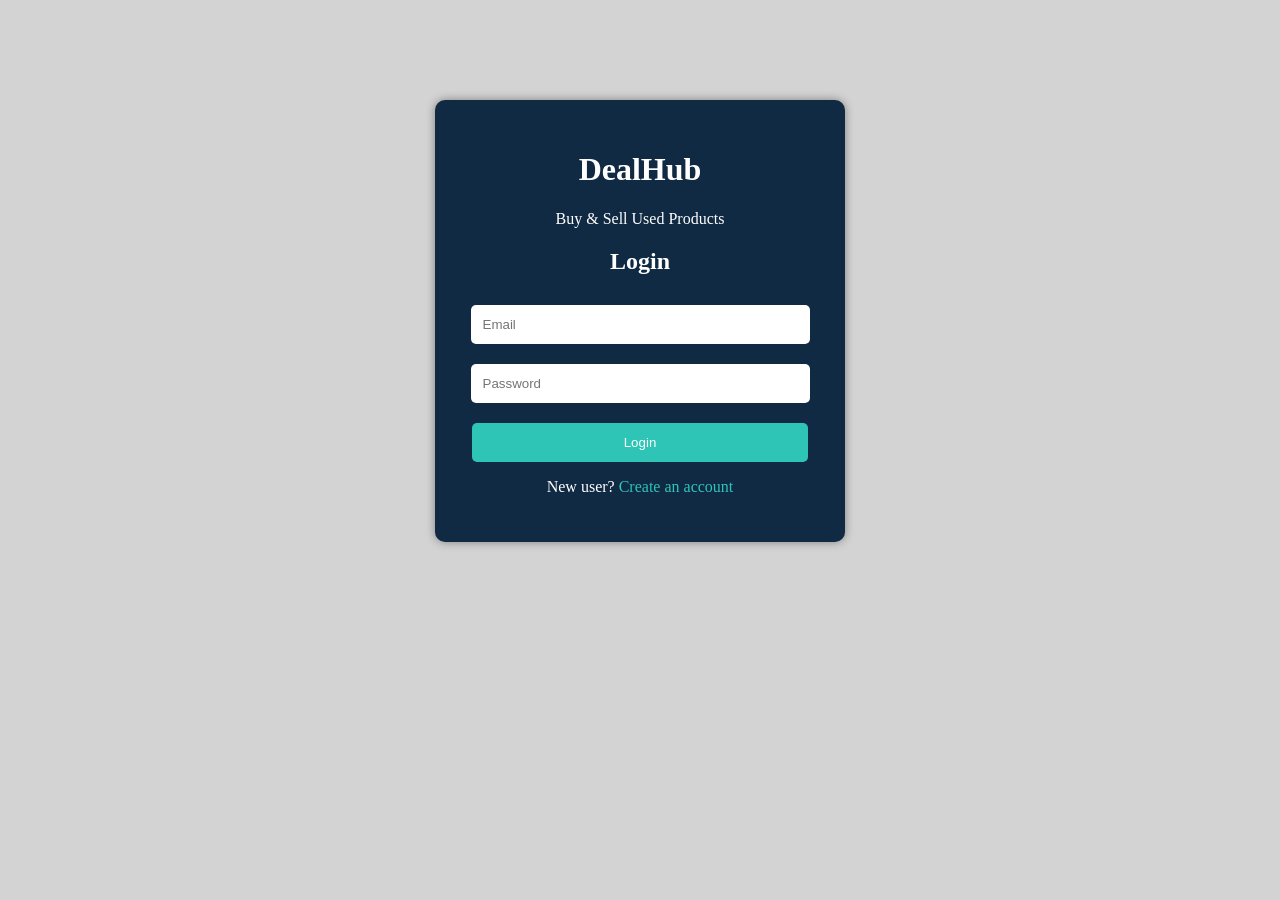
<file: index.html>
<!DOCTYPE html>
<html>
<head>
    <title>DealHub - Login</title>
    <link rel="stylesheet" href="style.css">
</head>

<body>

    <div class="login-container">
        <h1>DealHub</h1>
        <p>Buy & Sell Used Products</p>

        <h2>Login</h2>

        <input type="email" id="loginEmail" placeholder="Email">
        <input type="password" id="loginPassword" placeholder="Password">

        <button onclick="login()">Login</button>

        <p>New user?
            <a href="register.html">Create an account</a>
        </p>
    </div>

    <script src="script.js"></script>
</body>
</html>
</file>
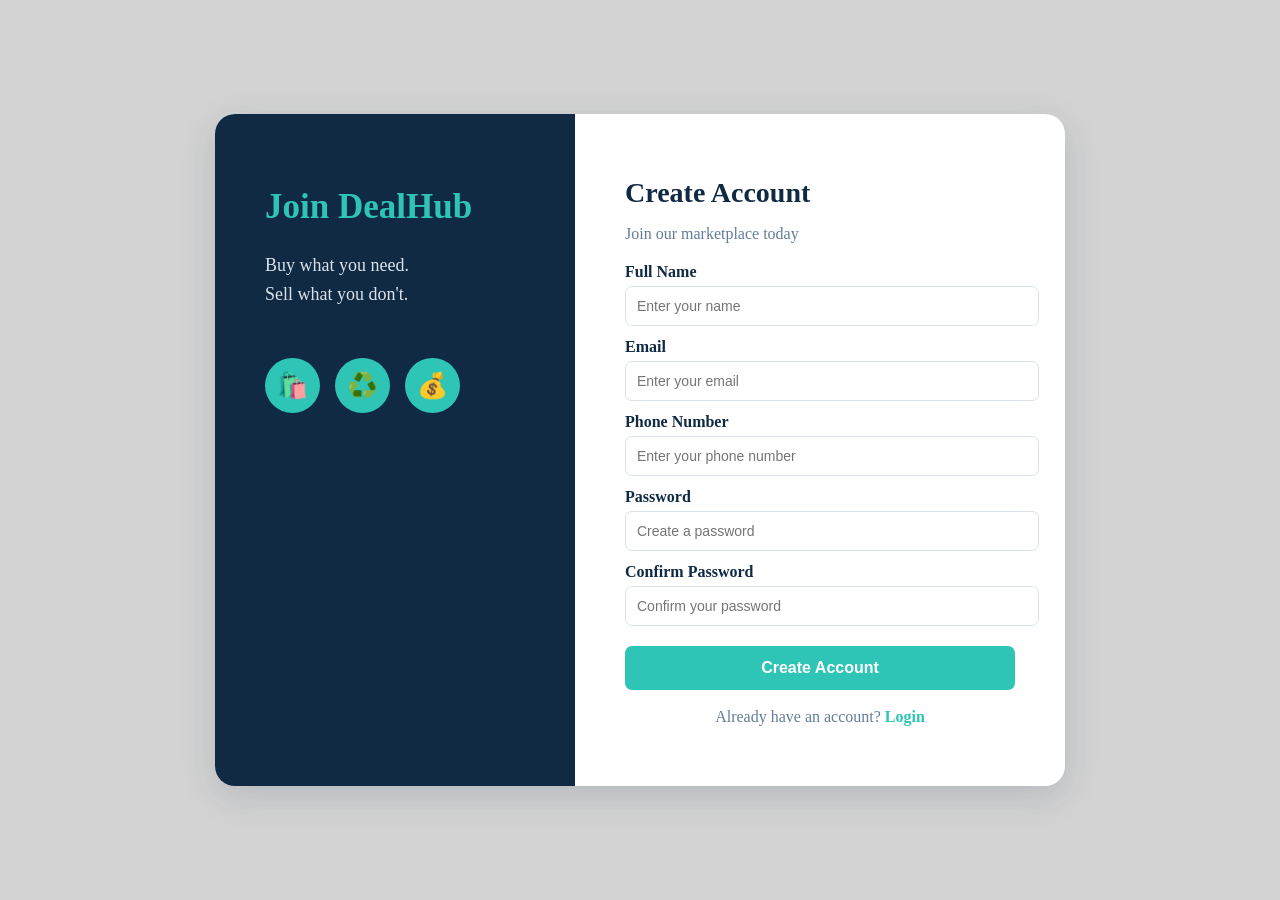
<file: register.html>
<!DOCTYPE html>
<html>
<head>
    <title>DealHub - Register</title>
    <link rel="stylesheet" href="style.css">
</head>

<body>

    <div class="register-page">

        <div class="register-box">

            <div class="register-left">
                <h1>Join DealHub</h1>
                <p>Buy what you need.<br>Sell what you don't.</p>

                <div class="register-icons">
                    <div>🛍️</div>
                    <div>♻️</div>
                    <div>💰</div>
                </div>
            </div>

            <div class="register-right">

                <h2>Create Account</h2>
                <p>Join our marketplace today</p>

                <label>Full Name</label>
                <input type="text" id="registerName" placeholder="Enter your name">

                <label>Email</label>
                <input type="email" id="registerEmail" placeholder="Enter your email">

                <label>Phone Number</label>
                <input type="tel" id="registerPhone" placeholder="Enter your phone number">

                <label>Password</label>
                <input type="password" id="registerPassword" placeholder="Create a password">

                <label>Confirm Password</label>
                <input type="password" id="confirmPassword" placeholder="Confirm your password">

                <button onclick="register()">Create Account</button>

                <p class="login-link">
                    Already have an account?
                    <a href="login.html">Login</a>
                </p>

            </div>

        </div>

    </div>

    <script src="script.js"></script>

</body>
</html>
</file>
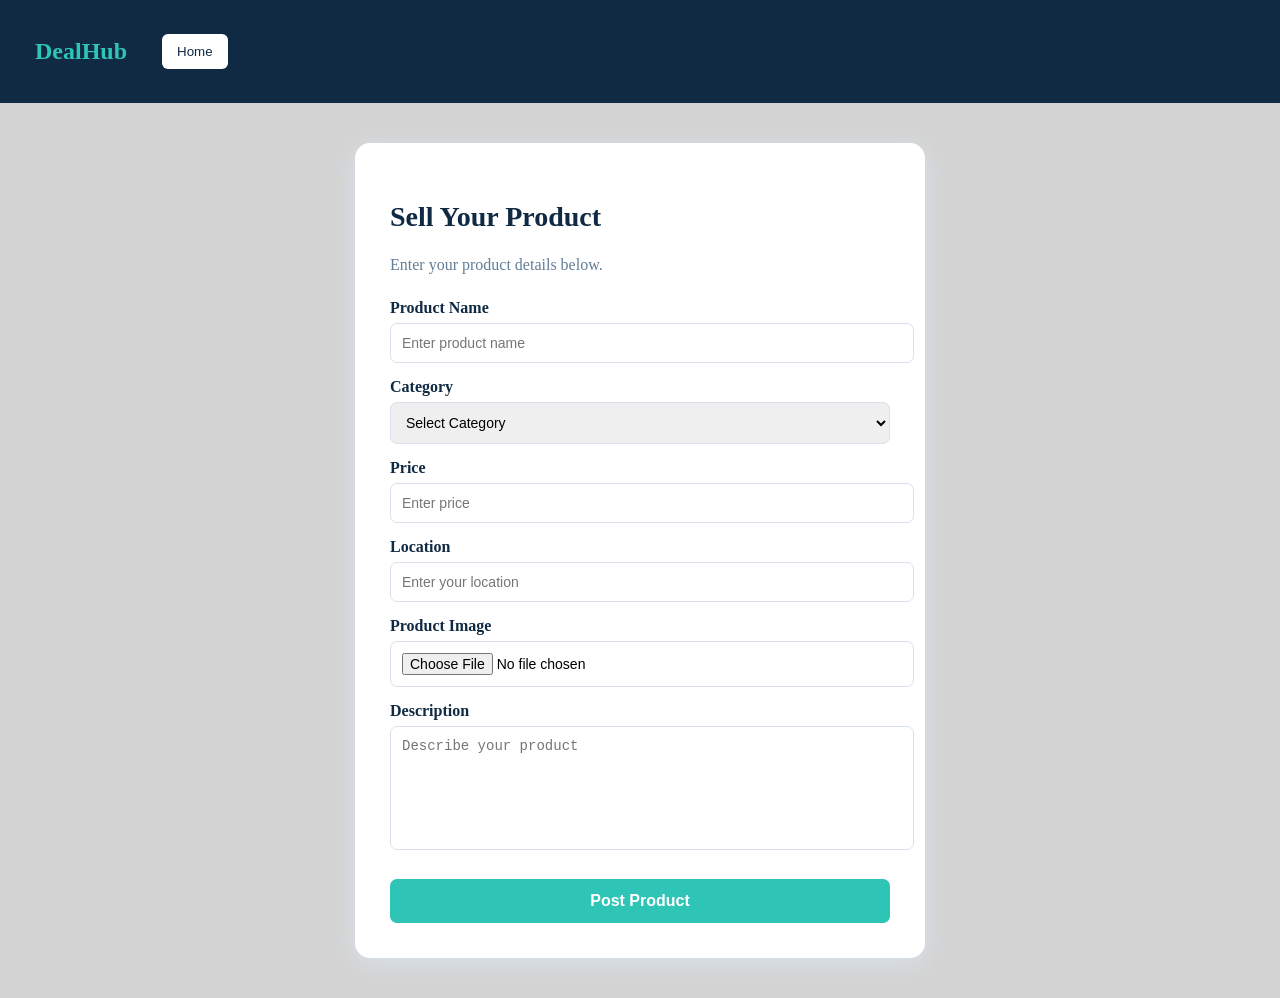
<file: sell.html>
<!DOCTYPE html>
<html>
<head>
    <title>DealHub - Sell Product</title>
    <link rel="stylesheet" href="style.css">
</head>

<body>

    <nav class="navbar">
        <h1>DealHub</h1>

        <button onclick="window.location.href='home.html'">
            Home
        </button>
    </nav>


    <div class="sell-container">

        <h2>Sell Your Product</h2>
        <p>Enter your product details below.</p>

        <label>Product Name</label>
        <input type="text" id="productName"
               placeholder="Enter product name">

        <label>Category</label>
        <select id="productCategory">
            <option value="">Select Category</option>
            <option>Electronics</option>
            <option>Furniture</option>
            <option>Vehicles</option>
            <option>Books</option>
        </select>

        <label>Price</label>
        <input type="number" id="productPrice"
               placeholder="Enter price">

        <label>Location</label>
        <input type="text" id="productLocation"
               placeholder="Enter your location">

        <label>Product Image</label>
        <input type="file" id="productImage" accept="image/*">

        <label>Description</label>
        <textarea id="productDescription"
                  placeholder="Describe your product"></textarea>

        <button class="post-button" onclick="postProduct()">
            Post Product
        </button>

    </div>


    <script src="script.js"></script>

</body>
</html>
</file>
<file: style.css>
body {
    margin: 0;
    font-family: 'Times New Roman', Times, serif;
    background-color:lightgray;
}

.login-container {
    width: 350px;
    margin: 100px auto;
    padding: 30px;
    background-color: #102a43;
    text-align: center;
    border-radius: 10px;
    box-shadow: 0 0 10px gray;
}

.login-container h1 {
    color:white;
}

.login-container input {
    width: 90%;
    padding: 12px;
    margin: 10px 0;
    border: 1px  #ccc;
    border-radius: 5px;
}

.login-container button {
    width: 96%;
    padding: 12px;
    margin-top: 10px;
    background-color: #2ec4b6;
    color: white;
    border: none;
    border-radius: 5px;
    cursor: pointer;
}

.login-container a {
    color: #2ec4b6;
    text-decoration: none;
}
h2,h1,p{
    color:white;
}

/* Registration Page */

.register-page {
    min-height: 100vh;
    background-color: lightgray;
    display: flex;
    justify-content: center;
    align-items: center;
}

.register-box {
    width: 850px;
    display: flex;
    background-color: white;
    border-radius: 20px;
    overflow: hidden;
    box-shadow: 0 10px 35px rgba(16, 42, 67, 0.15);
}

/* Left side */

.register-left {
    width: 40%;
    background-color: #102A43;
    color: white;
    padding: 50px;
}

.register-left h1 {
    color: #2EC4B6;
    font-size: 35px;
}

.register-left p {
    color: #D9E2EC;
    font-size: 18px;
    line-height: 1.6;
}

.register-icons {
    display: flex;
    gap: 15px;
    margin-top: 50px;
}

.register-icons div {
    width: 55px;
    height: 55px;
    background-color: #2EC4B6;
    border-radius: 50%;
    display: flex;
    justify-content: center;
    align-items: center;
    font-size: 25px;
}

/* Right side */

.register-right {
    width: 60%;
    padding: 40px 50px;
}

.register-right h2 {
    color: #102A43;
    font-size: 28px;
    margin-bottom: 5px;
}

.register-right > p {
    color: #627D98;
    margin-bottom: 20px;
}

.register-right label {
    display: block;
    margin-top: 12px;
    margin-bottom: 5px;
    color: #102A43;
    font-weight: bold;
}

.register-right input {
    width: 100%;
    padding: 11px;
    border: 1px solid #D9E2EC;
    border-radius: 7px;
    font-size: 14px;
}


.register-right button {
    width: 100%;
    padding: 13px;
    margin-top: 20px;
    background-color: #2EC4B6;
    color:white;
    border: none;
    border-radius: 7px;
    font-size: 16px;
    font-weight: bold;
    cursor: pointer;
}

.login-link {
    text-align: center;
    color: #627D98;
    margin-top: 18px;
}

.login-link a {
    color: #2EC4B6;
    font-weight: bold;
    text-decoration: none;
}


/* home style*/


/* HOME PAGE */

.navbar {
    background-color: #102A43;
    padding: 18px 35px;
    display: flex;
    align-items: center;
    gap: 15px;
}

.navbar h1 {
    color: #2EC4B6;
    margin-right: 20px;
}

.navbar input {
    flex: 1;
    padding: 11px;
    border: none;
    border-radius: 20px;
    font-size: 14px;
}

.navbar button {
    padding: 10px 15px;
    border: none;
    border-radius: 6px;
    cursor: pointer;
}

.navbar button:first-of-type {
    background-color: #2EC4B6;
    color: white;
}

.navbar button:last-of-type {
    background-color: white;
    color: #102A43;
}


/* Welcome Section */

.welcome {
    background-color: #102A43;
    color: white;
    padding: 30px 50px;
}

.welcome h2 {
    margin: 0;
    font-size: 30px;
}

.welcome p {
    color: #D9E2EC;
}


/* Categories */

.categories {
    padding: 25px 50px 10px;
}

.categories button {
    padding: 10px 18px;
    margin-right: 8px;
    border: 1px solid #D9E2EC;
    border-radius: 20px;
    background-color: white;
    cursor: pointer;
}

.categories button:hover {
    background-color: #2EC4B6;
    color: white;
}


/* Product Heading */

.heading {
    margin: 25px 50px;
    color: #102A43;
}


/* Product Grid */

.products {
    display: grid;
    grid-template-columns: repeat(4, 1fr);
    gap: 20px;
    padding: 0 50px 40px;
}


/* Product Card */

.card {
    background-color: white;
    border-radius: 10px;
    overflow: hidden;
    box-shadow: 0 3px 12px #D9E2EC;
}


/* Product Image */

.card img {
    width: 100%;
    height: 180px;
    object-fit: cover;
    display: block;
}


/* Product Details */

.card-content {
    padding: 15px;
}

.card h3 {
    color: #102A43;
}

.price {
    font-size: 20px;
    font-weight: bold;
    color: #102A43;
}

.location {
    color: #627D98;
}

.emi {
    color: #27AE60;
    font-size: 14px;
    margin: 8px 0;
}


/* Buy Button */

.buy {
    width: 100%;
    padding: 10px;
    background-color: #2EC4B6;
    color: white;
    border: none;
    border-radius: 5px;
    cursor: pointer;
}

.buy:hover {
    background-color: #239F94;
}

/* sell style*/

.sell-container {
    width: 500px;
    margin: 40px auto;
    padding: 35px;
    background-color: white;
    border-radius: 15px;
    box-shadow: 0 5px 20px #d9e2ec;
}

.sell-container h2 {
    color: #102A43;
    font-size: 28px;
}

.sell-container p {
    color: #627D98;
    margin-bottom: 25px;
}

.sell-container label {
    display: block;
    margin-top: 15px;
    margin-bottom: 6px;
    font-weight: bold;
    color: #102A43;
}

.sell-container input,
.sell-container select,
.sell-container textarea {
    width: 100%;
    padding: 11px;
    border: 1px solid #D9E2EC;
    border-radius: 7px;
    font-size: 14px;
}

.sell-container textarea {
    height: 100px;
    resize: none;
}

.post-button {
    width: 100%;
    margin-top: 25px;
    padding: 13px;
    background-color: #2EC4B6;
    color: white;
    border: none;
    border-radius: 7px;
    font-size: 16px;
    font-weight: bold;
    cursor: pointer;
}

.post-button:hover {
    background-color: #239F94;
}
</file>
